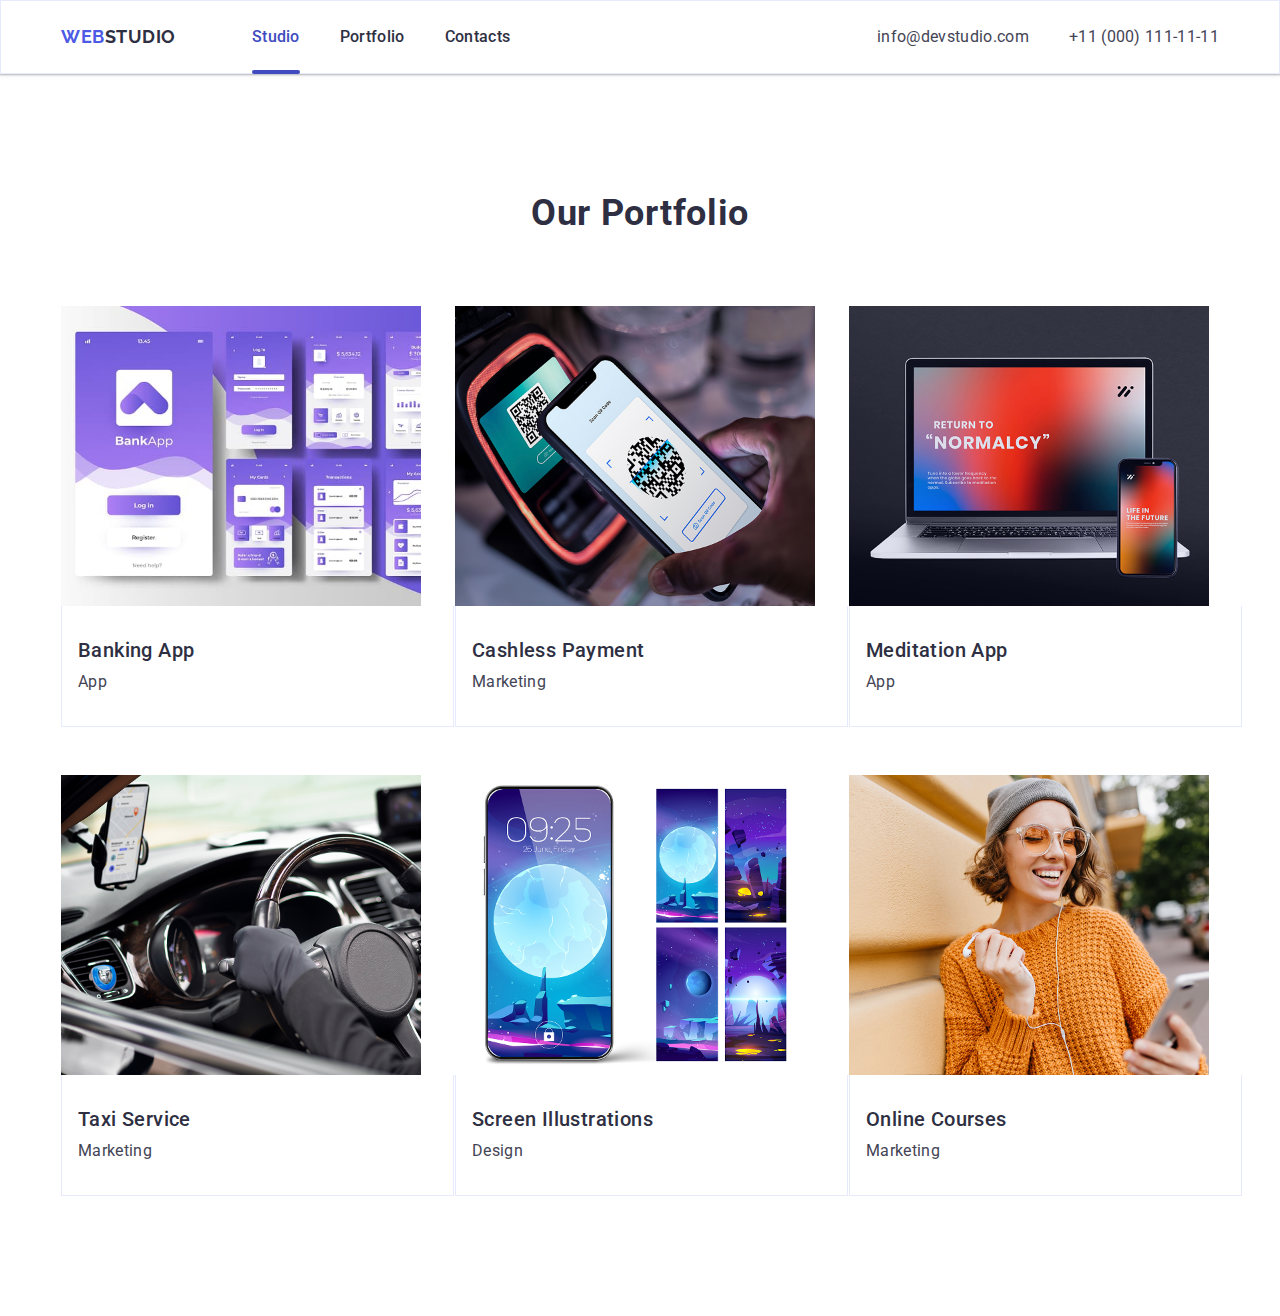
<file: index.html>
<!DOCTYPE html>
<html lang="en">
  <!-- #region HEAD-->
  <head>
    <meta charset="UTF-8" />
    <meta name="viewport" content="width=device-width, initial-scale=1.0" />
    <link rel="preconnect" href="https://fonts.googleapis.com" />
    <link rel="preconnect" href="https://fonts.gstatic.com" crossorigin />
    <link
      href="https://fonts.googleapis.com/css2?family=Raleway:wght@700&family=Roboto:ital,wdth,wght@0,84,100..900;1,84,100..900&display=swap"
      rel="stylesheet"
    />
    <link
      rel="stylesheet"
      href="https://cdnjs.cloudflare.com/ajax/libs/modern-normalize/3.0.1/modern-normalize.min.css"
      integrity="sha512-q6WgHqiHlKyOqslT/lgBgodhd03Wp4BEqKeW6nNtlOY4quzyG3VoQKFrieaCeSnuVseNKRGpGeDU3qPmabCANg=="
      crossorigin="anonymous"
      referrerpolicy="no-referrer"
    />
    <link rel="stylesheet" href="css/styles.css" />
    <title>Document</title>
  </head>
  <!-- #endregion HEAD -->
  <body>
    <!-- #region HEDER -->
    <header class="header">
      <div class="header-container container">
        <nav class="header-nav">
          <a class="header_nav_logo" href="./index.html">Web<span class="nav_logo_blue">Studio</span></a>

          <ul class="nav-bar">
            <li class="nav-links">
              <a class="nav-link nav-active" href="./index.html">Studio</a>
            </li>
            <li class="nav-links">
              <a class="nav-link" href="./portfolio.html">Portfolio</a>
            </li>
            <li class="nav-links">
              <a class="nav-link" href="./contacts.html">Contacts</a>
            </li>
          </ul>
        </nav>

        <button class="burger-btn">
          <svg class="burger-icon" width="24" height="24">
            <use href="./images/icons.svg#icon-burger"></use>
          </svg>
        </button>

        <address class="address-bar">
          <ul class="adress-bar-link">
            <li>
              <a class="address-link" href="mailto:info@devstudio.com">info@devstudio.com</a>
            </li>
            <li>
              <a class="address-link" href="tel:+110001111111">+11 (000) 111-11-11</a>
            </li>
          </ul>
        </address>
      </div>
    </header>
    <!-- #endregion HEAD -->
    <main>
      <!-- #region HERO -->
      <section class="hero-section section">
        <div class="hero-container container">
          <h1 class="hero-section-title">Effective Solutions for Your Business</h1>
          <button class="hero-section-button" type="button">Order Service</button>
        </div>
      </section>
      <!-- #endregion HERO -->

      <!-- #region BENEFITS -->
      <section class="benefits-section section">
        <div class="container">
          <h2 class="benefits-section-header visually-hidden">Section2</h2>
          <ul class="benefits-list">
            <li class="benefits-list-item">
              <div class="icons-wrapper">
                <svg class="benefits-list-icon" width="64" height="64">
                  <use href="./images/icons.svg#icon-antenna-1"></use>
                </svg>
              </div>
              <h3 class="benefits-header">Strategy</h3>
              <p class="benefits-text">
                Our goal is to identify the business problem to walk away with the perfect and creative solution.
              </p>
            </li>
            <li class="benefits-list-item">
              <div class="icons-wrapper">
                <svg class="benefits-list-icon" width="64" height="64">
                  <use href="./images/icons.svg#icon-clock-2"></use>
                </svg>
              </div>
              <h3 class="benefits-header">Punctuality</h3>
              <p class="benefits-text">
                Bring the key message to the brand's audience for the best price within the shortest possible time.
              </p>
            </li>
            <li class="benefits-list-item">
              <div class="icons-wrapper">
                <svg class="benefits-list-icon" width="64" height="64">
                  <use href="./images/icons.svg#icon-diagram-3"></use>
                </svg>
              </div>
              <h3 class="benefits-header">Diligence</h3>
              <p class="benefits-text">
                Research and confirm brands with the strongest digital growth opportunities and minimize risk.
              </p>
            </li>
            <li class="benefits-list-item">
              <div class="icons-wrapper">
                <svg class="benefits-list-icon" width="64" height="64">
                  <use href="./images/icons.svg#icon-astronaut-4"></use>
                </svg>
              </div>
              <h3 class="benefits-header">Technologies</h3>
              <p class="benefits-text">
                Design practice focused on digital experiences. We bring forth a deep passion for problem-solving.
              </p>
            </li>
          </ul>
        </div>
      </section>
      <!-- #endregion BENEFITS -->

      <!-- #region OUR TEAM -->
      <section class="our-team-section section">
        <div class="container">
          <h2 class="our-team-header">Our Team</h2>
          <ul class="our-team-wrap">
            <li class="our-team-item">
              <picture>
                <source
                  srcset="../images/our-team/mark-guero-decs.jpg 1x, ../images/our-team/mark-guero-decs@2x.jpg 2x"
                  media="(min-width: 1158px)"
                />
                <source
                  srcset="../images/our-team/tab/mark-guero-tab.jpg 1x, ../images/our-team/tab/mark-guero-tab@2x.jpg 2x"
                  media="(min-width: 768px)"
                />

                <img
                  srcset="../images/our-team/mob/mark-guero@2x.jpg 2x"
                  src="./images/our-team/mob/mark-guero-mob.jpg"
                  alt="Mark-Guero-foto"
                  width="264"
                  height="260"
                />
              </picture>

              <div class="team-item-desc">
                <h3 class="our-team-name">Mark Guerrero</h3>
                <p class="our-team-positions">Product Designer</p>

                <ul class="our-team-wrap our-team-social-items">
                  <li class="social-item">
                    <a class="social-link" href="#">
                      <svg class="social-icon" width="16" height="16">
                        <use href="./images/icons.svg#icon-instagram-1"></use>
                      </svg>
                    </a>
                  </li>
                  <li class="social-item">
                    <a class="social-link" href="#">
                      <svg class="social-icon" width="16" height="16">
                        <use href="./images/icons.svg#icon-twitter-2"></use>
                      </svg>
                    </a>
                  </li>
                  <li class="social-item">
                    <a class="social-link" href="#">
                      <svg class="social-icon" width="16" height="16">
                        <use href="./images/icons.svg#icon-facebook-3"></use>
                      </svg>
                    </a>
                  </li>
                  <li class="social-item">
                    <a class="social-link" href="#">
                      <svg class="social-icon" width="16" height="16">
                        <use href="./images/icons.svg#icon-linkedin-4"></use>
                      </svg>
                    </a>
                  </li>
                </ul>
              </div>
            </li>
            <li class="our-team-item">
              <picture>
                <source
                  srcset="../images/our-team/tom-ford-decs.jpg 1x, ../images/our-team/tom-ford-decs@2x.jpg 2x"
                  media="(min-width: 1158px)" />
                <source
                  srcset="../images/our-team/tab/tom-ford-tab.jpg 1x, ../images/our-team/tab/tom-ford-tab@2x.jpg 2x"
                  media="(min-width: 768px)" />
                <img
                  srcset="../images/our-team/mob/tom-ford-mob@2x.jpg 2x"
                  src="./images/our-team/mob/tom-ford-mob.jpg"
                  alt="tom-ford-foto"
                  width="264"
                  height="260"
              /></picture>
              <div class="team-item-desc">
                <h3 class="our-team-name">Tom Ford</h3>
                <p class="our-team-positions">Frontend Developer</p>

                <ul class="our-team-wrap our-team-social-items">
                  <li class="social-item">
                    <a class="social-link" href="#">
                      <svg class="social-icon" width="16" height="16">
                        <use href="./images/icons.svg#icon-instagram-1"></use>
                      </svg>
                    </a>
                  </li>
                  <li class="social-item">
                    <a class="social-link" href="#">
                      <svg class="social-icon" width="16" height="16">
                        <use href="./images/icons.svg#icon-twitter-2"></use>
                      </svg>
                    </a>
                  </li>
                  <li class="social-item">
                    <a class="social-link" href="#">
                      <svg class="social-icon" width="16" height="16">
                        <use href="./images/icons.svg#icon-facebook-3"></use>
                      </svg>
                    </a>
                  </li>
                  <li class="social-item">
                    <a class="social-link" href="#">
                      <svg class="social-icon" width="16" height="16">
                        <use href="./images/icons.svg#icon-linkedin-4"></use>
                      </svg>
                    </a>
                  </li>
                </ul>
              </div>
            </li>

            <li class="our-team-item">
              <picture>
                <source
                  srcset="../images/our-team/camila-garsia-decs.jpg 1x, ../images/our-team/camila-garsia-decs@2x.jpg 2x"
                  media="(min-width: 1158px)"
                />
                <source
                  srcset="
                    ../images/our-team/tab/camila-garsia-tab.jpg    1x,
                    ../images/our-team/tab/camila-garsia-tab@2x.jpg 2x
                  "
                  media="(min-width: 768px)"
                />
                <img
                  srcset="../images/our-team/mob/camila-garsia@2x.jpg 2x"
                  src="./images/our-team/mob/camila-garsia-mob.jpg"
                  alt="camila-garsia-foto"
                  width="264"
                  height="260"
                />
              </picture>

              <div class="team-item-desc">
                <h3 class="our-team-name">Camila Garcia</h3>
                <p class="our-team-positions">Marketing</p>

                <ul class="our-team-wrap our-team-social-items">
                  <li class="social-item">
                    <a class="social-link" href="#">
                      <svg class="social-icon" width="16" height="16">
                        <use href="./images/icons.svg#icon-instagram-1"></use>
                      </svg>
                    </a>
                  </li>
                  <li class="social-item">
                    <a class="social-link" href="#">
                      <svg class="social-icon" width="16" height="16">
                        <use href="./images/icons.svg#icon-twitter-2"></use>
                      </svg>
                    </a>
                  </li>
                  <li class="social-item">
                    <a class="social-link" href="#">
                      <svg class="social-icon" width="16" height="16">
                        <use href="./images/icons.svg#icon-facebook-3"></use>
                      </svg>
                    </a>
                  </li>
                  <li class="social-item">
                    <a class="social-link" href="#">
                      <svg class="social-icon" width="16" height="16">
                        <use href="./images/icons.svg#icon-linkedin-4"></use>
                      </svg>
                    </a>
                  </li>
                </ul>
              </div>
            </li>
            <li class="our-team-item">
              <picture>
                <source
                  srcset="../images/our-team/daniel-wilson-decs.jpg 1x, ../images/our-team/daniel-wilson-desc@2x.jpg 2x"
                  media="(min-width:1158px)"
                />
                <source
                  srcset="
                    ../images/our-team/tab/daniel-wilson-tab.jpg    1x,
                    ../images/our-team/tab/daniel-wilson-tab@2x.jpg 2x
                  "
                  media="(min-width: 768px)"
                />
                <img
                  srcset="../images/our-team/mob/daniel-wilson-mob@2x.jpg 2x"
                  src="./images/our-team/mob/daniel-wilson-mob.jpg"
                  alt="daniel-wilson-foto"
                  width="264"
                  height="260"
                />
              </picture>

              <div class="team-item-desc">
                <h3 class="our-team-name">Daniel Wilson</h3>
                <p class="our-team-positions">UI Designer</p>

                <ul class="our-team-wrap our-team-social-items">
                  <li class="social-item">
                    <a class="social-link" href="#">
                      <svg class="social-icon" width="16" height="16">
                        <use href="./images/icons.svg#icon-instagram-1"></use>
                      </svg>
                    </a>
                  </li>
                  <li class="social-item">
                    <a class="social-link" href="#">
                      <svg class="social-icon" width="16" height="16">
                        <use href="./images/icons.svg#icon-twitter-2"></use>
                      </svg>
                    </a>
                  </li>
                  <li class="social-item">
                    <a class="social-link" href="#">
                      <svg class="social-icon" width="16" height="16">
                        <use href="./images/icons.svg#icon-facebook-3"></use>
                      </svg>
                    </a>
                  </li>
                  <li class="social-item">
                    <a class="social-link" href="#">
                      <svg class="social-icon" width="16" height="16">
                        <use href="./images/icons.svg#icon-linkedin-4"></use>
                      </svg>
                    </a>
                  </li>
                </ul>
              </div>
            </li>
          </ul>
        </div>
      </section>
      <!-- #endregion OUR TEAM -->

      <!-- #region PORTFOLIO -->
      <section class="portfolio-section section">
        <div class="container">
          <h2 id="portfolio" class="portfolio-section-header">Our Portfolio</h2>
          <ul class="portfolio-section-wrap">
            <li class="portfolio-section-wrap-list">
              <div class="portfolio-img">
                <img src="./images/banking-app.jpg" alt="banking app" width="360" />

                <p class="portfolio-overlay">
                  14 Stylish and User-Friendly App Design Concepts · Task Manager App · Calorie Tracker App · Exotic
                  Fruit Ecommerce App · Cloud Storage App
                </p>
              </div>
              <div class="portfolio-list-border">
                <h3 class="portfolio-list-header">Banking App</h3>
                <p class="portfolio-list-text">App</p>
              </div>
            </li>
            <li class="portfolio-section-wrap-list">
              <div class="portfolio-img">
                <img src="./images/chashless.jpg" alt="Cashless Payment" width="360" />

                <p class="portfolio-overlay">
                  14 Stylish and User-Friendly App Design Concepts · Task Manager App · Calorie Tracker App · Exotic
                  Fruit Ecommerce App · Cloud Storage App
                </p>
              </div>

              <div class="portfolio-list-border">
                <h3 class="portfolio-list-header">Cashless Payment</h3>
                <p class="portfolio-list-text">Marketing</p>
              </div>
            </li>
            <li class="portfolio-section-wrap-list">
              <div class="portfolio-img">
                <img src="./images/meditation-app.jpg" alt="Meditaion App" width="360" />

                <p class="portfolio-overlay">
                  14 Stylish and User-Friendly App Design Concepts · Task Manager App · Calorie Tracker App · Exotic
                  Fruit Ecommerce App · Cloud Storage App
                </p>
              </div>

              <div class="portfolio-list-border">
                <h3 class="portfolio-list-header">Meditation App</h3>
                <p class="portfolio-list-text">App</p>
              </div>
            </li>
            <li class="portfolio-section-wrap-list">
              <div class="portfolio-img">
                <img src="./images/taxi-service.jpg" alt="Taxi Service" width="360" />

                <p class="portfolio-overlay">
                  14 Stylish and User-Friendly App Design Concepts · Task Manager App · Calorie Tracker App · Exotic
                  Fruit Ecommerce App · Cloud Storage App
                </p>
              </div>

              <div class="portfolio-list-border">
                <h3 class="portfolio-list-header">Taxi Service</h3>
                <p class="portfolio-list-text">Marketing</p>
              </div>
            </li>
            <li class="portfolio-section-wrap-list">
              <div class="portfolio-img">
                <img src="./images/screen-illustrations.jpg" alt="Screen Illustrations" width="360" />

                <p class="portfolio-overlay">
                  14 Stylish and User-Friendly App Design Concepts · Task Manager App · Calorie Tracker App · Exotic
                  Fruit Ecommerce App · Cloud Storage App
                </p>
              </div>

              <div class="portfolio-list-border">
                <h3 class="portfolio-list-header">Screen Illustrations</h3>
                <p class="portfolio-list-text">Design</p>
              </div>
            </li>
            <li class="portfolio-section-wrap-list">
              <div class="portfolio-img">
                <img src="./images/online-courses.jpg" alt="Online Courses" width="360" />

                <p class="portfolio-overlay">
                  14 Stylish and User-Friendly App Design Concepts · Task Manager App · Calorie Tracker App · Exotic
                  Fruit Ecommerce App · Cloud Storage App
                </p>
              </div>

              <div class="portfolio-list-border">
                <h3 class="portfolio-list-header">Online Courses</h3>
                <p class="portfolio-list-text">Marketing</p>
              </div>
            </li>
          </ul>
        </div>
      </section>
      <!-- #endregion PORTFOLIO -->
    </main>

    <!-- #region FOOTER -->
    <footer class="footer-section">
      <div class="footer-container container">
        <div class="footer-logo-container">
          <a class="footer-logo-link" href="./index.html">Web<span class="footer-logo-white">Studio</span></a>
          <p class="footer-section-text">
            Increase the flow of customers and sales for your business with digital marketing &#38; growth solutions.
          </p>
        </div>
        <div class="footer-social">
          <p class="footer-social-title">Social media</p>

          <ul class="footer-social-list">
            <li class="footer-social-item">
              <a href="#" class="footer-link">
                <svg class="footer-icon" width="24" height="24">
                  <use href="./images/icons.svg#icon-instagram-1"></use>
                </svg>
              </a>
            </li>
            <li class="footer-social-item">
              <a href="#" class="footer-link">
                <svg class="footer-icon" width="24" height="24">
                  <use href="./images/icons.svg#icon-twitter-2"></use>
                </svg>
              </a>
            </li>
            <li class="footer-social-item">
              <a href="#" class="footer-link">
                <svg class="footer-icon" width="24" height="24">
                  <use href="./images/icons.svg#icon-facebook-3"></use>
                </svg>
              </a>
            </li>
            <li class="footer-social-item">
              <a href="#" class="footer-link">
                <svg class="footer-icon" width="24" height="24">
                  <use href="./images/icons.svg#icon-linkedin-4"></use>
                </svg>
              </a>
            </li>
          </ul>
        </div>

        <div class="subscribe-wrapper">
          <p class="subscribe-desc">Subscribe</p>
          <form class="subscribe-form">
            <label class="subscribe-label" for="user-email">
              <input class="subscribe-input" type="email" name="user-email" placeholder="E-mail" id="user-email"
            /></label>

            <button class="subscribe-btn" type="submit">
              Subscribe
              <svg class="subscribe-btn-icon" width="24" height="24">
                <use href="./images/icons.svg#icon-letter"></use>
              </svg>
            </button>
          </form>
        </div>
      </div>
    </footer>
    <!-- #endregion FOOTER -->
    <!-- #region OVERLAY -->
    <div class="modal">
      <div class="modal-overlay">
        <button class="modal-close-btn" type="button">
          <svg class="modal-close-icon" width="8" height="8">
            <use href="./images/icons.svg#icon-close"></use>
          </svg>
        </button>
        <p class="modal-title">Leave your contacts and we will call you back</p>

        <form class="modal-form">
          <div class="modal-input-wrap">
            <label class="modal-label" for="user-name">Name</label>
            <div class="modal-input-container">
              <input class="modal-input" type="text" name="user-name" id="user-name" />
              <svg class="modal-input-icon" width="18" height="24">
                <use href="./images/icons.svg#icon-person"></use>
              </svg>
            </div>
          </div>

          <div class="modal-input-wrap">
            <label class="modal-label" for="user-phone">Phone</label>
            <div class="modal-input-container">
              <input class="modal-input" type="tel" name="user-phone" id="user-phone" />
              <svg class="modal-input-icon" width="18" height="24">
                <use href="./images/icons.svg#icon-phone"></use>
              </svg>
            </div>
          </div>

          <div class="modal-input-wrap">
            <label class="modal-label" for="user-email-1">Email</label>
            <div class="modal-input-container">
              <input class="modal-input" type="email" name="user-email" id="user-email-1" />
              <svg class="modal-input-icon" width="18" height="24">
                <use href="./images/icons.svg#icon-email"></use>
              </svg>
            </div>
          </div>

          <div class="modal-input-wrap-comment">
            <label class="modal-label" for="user-comment">Comment </label>
            <textarea class="modal-text-area" name="user-comment" placeholder="Text input" id="user-comment"></textarea>
          </div>

          <div class="chekbox-wrapper">
            <input
              class="modal-checkbox visually-hidden"
              type="checkbox"
              name="user-privacy"
              id="user-privacy"
              value="true"
            />
            <label class="modal-checkbox-label" for="user-privacy">
              <span class="custom-checkbox">
                <svg class="checkbox-icon" width="10" height="8">
                  <use href="./images/icons.svg#icon-vector"></use>
                </svg>
              </span>

              I accept the terms and conditions of the <a class="accent" href="#">Privacy Policy</a>
            </label>
          </div>
          <button class="modal-checkbox-btn" type="submit">Send</button>
        </form>
      </div>
    </div>

    <!-- #endregion OVERLAY -->
  </body>
</html>
</file>
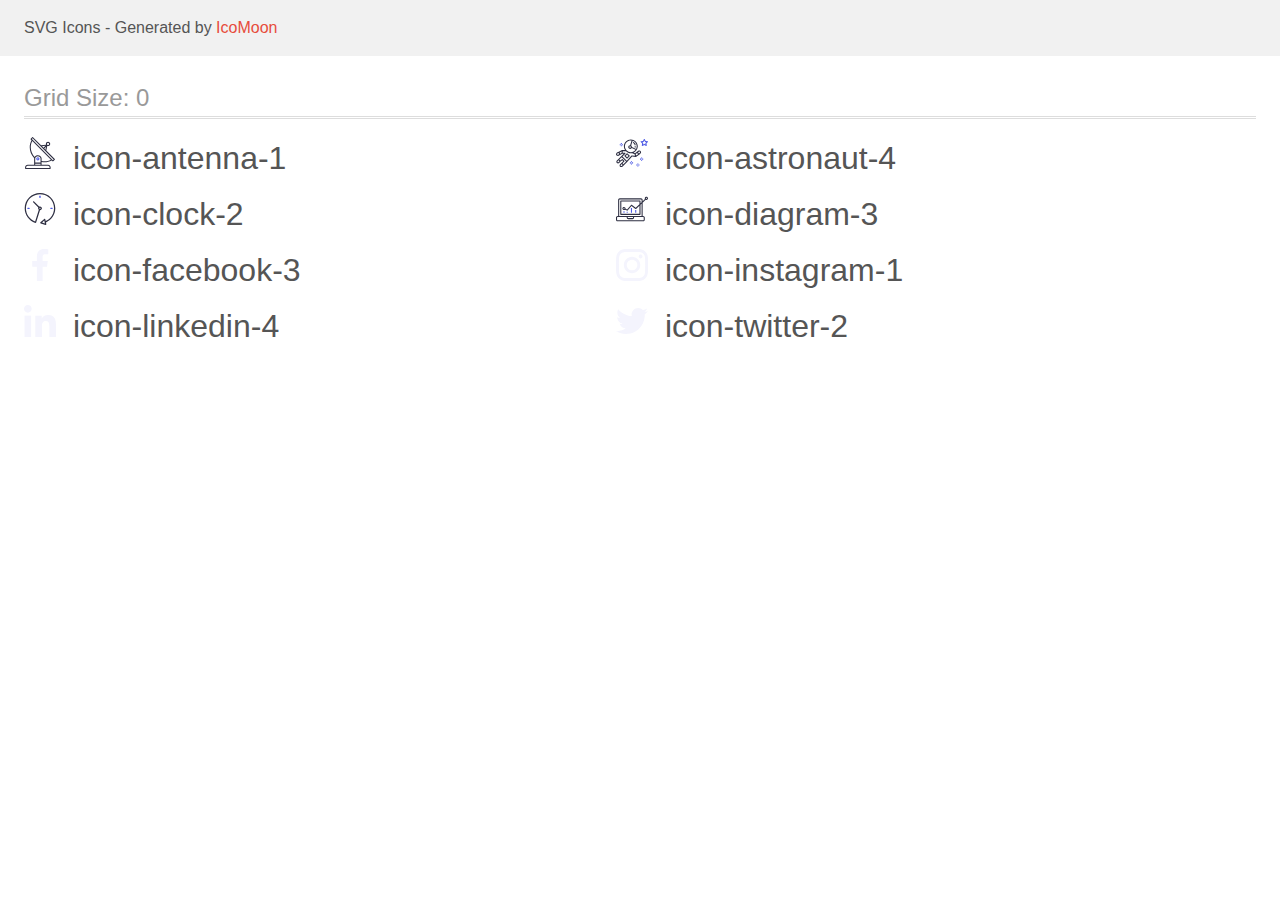
<file: images/icons/icomoon/demo.html>
<!doctype html>
<html>
<head>
    <title>IcoMoon - SVG Icons</title>
    <meta charset="utf-8">
    <meta name="viewport" content="width=device-width, initial-scale=1">
    <link rel="stylesheet" href="demo-files/demo.css">
    <link rel="stylesheet" href="style.css">
</head>
<body>
<svg aria-hidden="true" style="position: absolute; width: 0; height: 0; overflow: hidden;" version="1.1" xmlns="http://www.w3.org/2000/svg" xmlns:xlink="http://www.w3.org/1999/xlink">
<defs>
<symbol id="icon-antenna-1" viewBox="0 0 32 32">
<path fill="#2e2f42" style="fill: var(--color1, #2e2f42)" d="M30.773 22.098l-8.443-8.505 0.937-4.615c0.242 0.094 0.499 0.144 0.758 0.146h0.006c1.192 0.014 2.17-0.941 2.184-2.133s-0.941-2.17-2.133-2.184c-1.192-0.014-2.17 0.941-2.184 2.133-0.003 0.255 0.039 0.509 0.125 0.749l-4.96 0.605-8.091-8.133c-0.099-0.101-0.235-0.159-0.377-0.16-0.14 0.001-0.274 0.056-0.373 0.155l-1.513 1.504c-0.208 0.208-0.208 0.546 0 0.754l0.814 0.826c-3.153 5.798-2.129 12.978 2.519 17.663 0.043 0.041 0.092 0.074 0.146 0.098-0.034 0.18-0.051 0.364-0.052 0.547v6.187h-6.4c-1.472 0.002-2.665 1.195-2.667 2.667v1.067c0 0.295 0.239 0.533 0.533 0.533h24.533c0.295 0 0.533-0.239 0.533-0.533v-1.067c-0.002-1.472-1.195-2.665-2.667-2.667h-6.4v-2.742c1.003 0.21 2.024 0.317 3.049 0.32 2.458-0.003 4.877-0.615 7.040-1.783l0.818 0.823c0.099 0.101 0.235 0.159 0.377 0.16 0.14-0.001 0.274-0.056 0.373-0.155l1.513-1.504c0.208-0.208 0.208-0.546 0-0.754zM23.28 6.233c0.418-0.415 1.093-0.414 1.509 0.004s0.414 1.093-0.004 1.508c-0.2 0.199-0.47 0.31-0.752 0.31h-0.003c-0.589-0.003-1.064-0.483-1.061-1.072 0.002-0.282 0.115-0.552 0.314-0.751h-0.002zM22.024 9.738l-0.598 2.946-1.175-1.182 1.774-1.763zM21.419 8.836l-1.92 1.909-1.485-1.493 3.405-0.415zM24.004 28.8c0.884 0 1.6 0.716 1.6 1.6v0.533h-23.467v-0.533c0-0.884 0.716-1.6 1.6-1.6h20.267zM16.537 26.667v1.067h-5.333v-1.067h5.333zM11.204 25.6v-4.053c0-1.294 1.196-2.347 2.667-2.347s2.667 1.053 2.667 2.347v4.053h-5.333zM17.604 23.904v-2.357c0-1.882-1.675-3.413-3.733-3.413-1.331-0.020-2.576 0.657-3.281 1.786-4.058-4.274-4.971-10.645-2.279-15.887l18.602 18.708c-2.872 1.461-6.165 1.873-9.309 1.163zM28.893 23.22l-21.057-21.181 0.755-0.752 7.935 7.98c0.004 0 0.006 0.007 0.010 0.010l13.115 13.191-0.757 0.752z"></path>
<path fill="#4d5ae5" style="fill: var(--color2, #4d5ae5)" d="M13.876 20.267h-0.005c-0.884-0.001-1.601 0.714-1.602 1.598s0.714 1.601 1.598 1.602h0.005c0.884 0.001 1.601-0.714 1.602-1.598s-0.714-1.601-1.598-1.602zM14.249 22.245c-0.1 0.1-0.236 0.156-0.378 0.155-0.295-0.002-0.532-0.242-0.531-0.536 0.001-0.141 0.057-0.276 0.157-0.375s0.233-0.154 0.373-0.155c0.295 0.002 0.532 0.242 0.531 0.536-0.001 0.141-0.057 0.276-0.157 0.375h0.005z"></path>
</symbol>
<symbol id="icon-astronaut-4" viewBox="0 0 32 32">
<path fill="#4d5ae5" style="fill: var(--color2, #4d5ae5)" d="M31.974 4.524c-0.063-0.193-0.229-0.333-0.43-0.363l-1.91-0.278-0.855-1.731c-0.179-0.365-0.777-0.365-0.956 0l-0.855 1.731-1.91 0.278c-0.201 0.029-0.367 0.17-0.431 0.363-0.062 0.193-0.011 0.405 0.135 0.547l1.383 1.348-0.326 1.903c-0.034 0.2 0.048 0.402 0.212 0.522 0.166 0.121 0.382 0.135 0.562 0.040l1.709-0.899 1.709 0.899c0.078 0.041 0.164 0.061 0.249 0.061 0.11 0 0.221-0.034 0.314-0.102 0.164-0.119 0.246-0.322 0.212-0.522l-0.326-1.903 1.383-1.348c0.145-0.142 0.197-0.354 0.135-0.547zM29.511 5.851c-0.125 0.122-0.183 0.299-0.153 0.472l0.191 1.114-1-0.526c-0.078-0.041-0.163-0.061-0.249-0.061s-0.17 0.020-0.249 0.061l-1.001 0.526 0.191-1.114c0.030-0.173-0.028-0.349-0.153-0.472l-0.81-0.789 1.119-0.163c0.174-0.025 0.324-0.134 0.402-0.292l0.5-1.013 0.5 1.013c0.078 0.157 0.228 0.267 0.402 0.292l1.119 0.163-0.809 0.789z"></path>
<path fill="#4d5ae5" style="fill: var(--color2, #4d5ae5)" d="M26.133 20.522h-1.067v1.067h1.067v-1.067z"></path>
<path fill="#4d5ae5" style="fill: var(--color2, #4d5ae5)" d="M26.133 22.656h-1.067v1.067h1.067v-1.067z"></path>
<path fill="#4d5ae5" style="fill: var(--color2, #4d5ae5)" d="M27.2 21.589h-1.067v1.067h1.067v-1.067z"></path>
<path fill="#4d5ae5" style="fill: var(--color2, #4d5ae5)" d="M25.067 21.589h-1.067v1.067h1.067v-1.067z"></path>
<path fill="#4d5ae5" style="fill: var(--color2, #4d5ae5)" d="M22.4 26.389h-1.067v1.067h1.067v-1.067z"></path>
<path fill="#4d5ae5" style="fill: var(--color2, #4d5ae5)" d="M22.4 28.522h-1.067v1.067h1.067v-1.067z"></path>
<path fill="#4d5ae5" style="fill: var(--color2, #4d5ae5)" d="M23.467 27.456h-1.067v1.067h1.067v-1.067z"></path>
<path fill="#4d5ae5" style="fill: var(--color2, #4d5ae5)" d="M21.333 27.456h-1.067v1.067h1.067v-1.067z"></path>
<path fill="#4d5ae5" style="fill: var(--color2, #4d5ae5)" d="M16 24.256h-1.067v1.067h1.067v-1.067z"></path>
<path fill="#4d5ae5" style="fill: var(--color2, #4d5ae5)" d="M16 26.389h-1.067v1.067h1.067v-1.067z"></path>
<path fill="#4d5ae5" style="fill: var(--color2, #4d5ae5)" d="M17.067 25.322h-1.067v1.067h1.067v-1.067z"></path>
<path fill="#4d5ae5" style="fill: var(--color2, #4d5ae5)" d="M14.933 25.322h-1.067v1.067h1.067v-1.067z"></path>
<path fill="#4d5ae5" style="fill: var(--color2, #4d5ae5)" d="M5.867 6.122h-1.067v1.067h1.067v-1.067z"></path>
<path fill="#4d5ae5" style="fill: var(--color2, #4d5ae5)" d="M5.867 8.255h-1.067v1.067h1.067v-1.067z"></path>
<path fill="#4d5ae5" style="fill: var(--color2, #4d5ae5)" d="M6.933 7.189h-1.067v1.067h1.067v-1.067z"></path>
<path fill="#4d5ae5" style="fill: var(--color2, #4d5ae5)" d="M4.8 7.189h-1.067v1.067h1.067v-1.067z"></path>
<path fill="#2e2f42" style="fill: var(--color1, #2e2f42)" d="M24.715 14.159c-0.287-0.388-0.709-0.637-1.188-0.705-0.481-0.068-0.956 0.058-1.34 0.352l-1.252 0.96-1.898 1.417-1.358-0.541c2.421-1.086 4.114-3.508 4.114-6.32 0-3.823-3.123-6.933-6.961-6.933s-6.961 3.11-6.961 6.933c0 1.386 0.414 2.674 1.12 3.758l-2.764-0.024c-0.002 0-0.003 0-0.005 0-0.009 0-0.015 0.004-0.023 0.005-0.053 0.002-0.105 0.013-0.155 0.031-0.013 0.005-0.026 0.008-0.038 0.013-0.006 0.003-0.013 0.003-0.019 0.006l-3.233 1.596c-0.001 0-0.001 0-0.001 0.001l-1.893 0.911c-0.021 0.009-0.042 0.021-0.063 0.035-0.755 0.502-1.012 1.489-0.598 2.295 0.22 0.429 0.595 0.745 1.056 0.889 0.178 0.055 0.359 0.083 0.539 0.083 0.29 0 0.577-0.071 0.839-0.211l1.388-0.738 2.264-1.169 1.357-0.008-5.442 5.416c-0.001 0.001-0.001 0.001-0.002 0.001l-1.339 1.333c-0.316 0.315-0.49 0.732-0.49 1.178s0.174 0.863 0.49 1.179c0.325 0.323 0.752 0.485 1.179 0.485s0.854-0.162 1.18-0.485l1.314-1.309 1.741-1.3 0.901 0.897-1.762 1.754c-0 0.001-0.001 0.001-0.002 0.001l-1.339 1.333c-0.316 0.315-0.49 0.732-0.49 1.178s0.174 0.863 0.49 1.179c0.325 0.323 0.753 0.485 1.18 0.485s0.855-0.162 1.18-0.485l3.482-3.467c0.001-0.001 0.001-0.001 0.001-0.002l1.010-1-0.004-0.004c0.006-0.006 0.015-0.009 0.022-0.015l5.166-5.658 3.471 0.494c0.025 0.004 0.050 0.005 0.075 0.005 0.065 0 0.127-0.015 0.187-0.038 0.018-0.006 0.033-0.015 0.050-0.023 0.019-0.010 0.039-0.015 0.058-0.027l3.213-2.133c0.012-0.008 0.018-0.021 0.029-0.029 0.013-0.010 0.029-0.014 0.041-0.026l1.271-1.191c0.662-0.62 0.753-1.635 0.212-2.362zM2.13 17.77c-0.173 0.093-0.37 0.111-0.558 0.052-0.187-0.058-0.338-0.186-0.427-0.358-0.161-0.314-0.068-0.695 0.214-0.902l1.314-0.632 0.449 1.313-0.992 0.527zM5.628 15.942l-1.548 0.8-0.439-1.283 2.027-1.001-0.040 1.484zM20.727 9.322c0 0.918-0.219 1.785-0.599 2.559l-4.181-1.899c-0.044-0.573-0.341-1.075-0.788-1.388l1.464-4.86c2.378 0.756 4.105 2.974 4.105 5.588zM8.938 9.322c0-3.235 2.644-5.867 5.894-5.867 0.253 0 0.5 0.021 0.745 0.052l-1.432 4.754c-0.019-0.001-0.037-0.006-0.057-0.006-1.033 0-1.873 0.837-1.873 1.867s0.84 1.867 1.873 1.867c0.694 0 1.294-0.383 1.618-0.945l3.862 1.755c-1.075 1.446-2.795 2.39-4.737 2.39-3.25 0-5.894-2.632-5.894-5.867zM14.894 10.122c0 0.441-0.362 0.8-0.806 0.8s-0.806-0.359-0.806-0.8c0-0.441 0.362-0.8 0.806-0.8s0.806 0.359 0.806 0.8zM2.465 25.146c-0.236 0.234-0.619 0.234-0.854 0.001-0.114-0.114-0.176-0.263-0.176-0.423s0.062-0.309 0.176-0.421l0.962-0.958 0.851 0.848-0.959 0.955zM5.679 28.88c-0.236 0.234-0.619 0.235-0.855 0.001-0.114-0.114-0.176-0.263-0.176-0.423s0.062-0.309 0.176-0.421l0.963-0.959 0.852 0.848-0.96 0.955zM9.16 25.411c-0.001 0-0.001 0-0.002 0.001l-1.765 1.76-0.852-0.848 1.763-1.755c0 0 0 0 0-0s0.001-0.001 0.002-0.001c0.040-0.040 0.065-0.088 0.090-0.135 0.007-0.014 0.020-0.026 0.026-0.040 0.017-0.041 0.019-0.085 0.026-0.129 0.003-0.025 0.014-0.047 0.014-0.073 0-0.036-0.013-0.070-0.020-0.106-0.006-0.032-0.006-0.065-0.019-0.095-0.020-0.050-0.055-0.094-0.091-0.138-0.010-0.012-0.014-0.027-0.025-0.038 0 0 0 0-0.001 0s-0.001-0.002-0.001-0.002l-1.607-1.6c-0.017-0.017-0.039-0.024-0.058-0.038-0.028-0.022-0.055-0.042-0.087-0.058-0.030-0.015-0.061-0.024-0.093-0.033-0.034-0.010-0.067-0.017-0.103-0.020-0.033-0.002-0.063 0.001-0.095 0.005-0.036 0.004-0.069 0.009-0.104 0.020-0.034 0.011-0.063 0.027-0.094 0.045-0.020 0.011-0.042 0.015-0.061 0.029l-1.773 1.324-0.901-0.897 2.399-2.386 4.361 4.289-0.928 0.919zM15.979 18.394c-0.015-0.002-0.030 0.004-0.045 0.003-0.039-0.002-0.076 0.001-0.115 0.007-0.030 0.005-0.059 0.011-0.088 0.021-0.034 0.012-0.065 0.028-0.097 0.047-0.030 0.018-0.057 0.037-0.083 0.061-0.013 0.011-0.028 0.017-0.040 0.029l-4.698 5.146-4.328-4.257 2.833-2.818c0.209-0.208 0.21-0.546 0.002-0.755-0.105-0.105-0.243-0.157-0.381-0.156v-0.001l-2.219 0.013 0.028-1.607 3.104 0.027c1.265 1.294 3.029 2.101 4.981 2.101 0.437 0 0.864-0.045 1.279-0.123 0.040 0.032 0.079 0.065 0.13 0.085l2.41 0.96 0.152 0.758 0.178 0.885-3.003-0.427zM20.020 18.572l-0.313-1.558 1.446-1.080 0.947 1.257-2.080 1.381zM23.774 15.741l-0.838 0.785-0.931-1.236 0.831-0.637c0.155-0.119 0.351-0.168 0.543-0.143 0.193 0.027 0.364 0.128 0.48 0.284 0.217 0.292 0.18 0.699-0.085 0.947z"></path>
<path fill="#2e2f42" style="fill: var(--color1, #2e2f42)" d="M13.602 18.544l-2.143-2.133c-0.207-0.207-0.545-0.207-0.753 0l-2.142 2.133c-0.1 0.101-0.157 0.236-0.157 0.378s0.056 0.278 0.157 0.378l2.142 2.133c0.104 0.103 0.241 0.155 0.377 0.155s0.273-0.052 0.376-0.155l2.143-2.133c0.1-0.1 0.157-0.236 0.157-0.378s-0.057-0.278-0.157-0.378zM11.083 20.303l-1.387-1.381 1.387-1.381 1.387 1.381-1.387 1.381z"></path>
<path fill="#2e2f42" style="fill: var(--color1, #2e2f42)" d="M17.164 5.071l-0.258 1.036c0.071 0.018 1.738 0.452 1.738 2.149h1.067c-0-2.017-1.666-2.965-2.547-3.185z"></path>
<path fill="#2e2f42" style="fill: var(--color1, #2e2f42)" d="M19.711 9.322h-1.067v1.067h1.067v-1.067z"></path>
</symbol>
<symbol id="icon-clock-2" viewBox="0 0 32 32">
<path fill="#2e2f42" style="fill: var(--color1, #2e2f42)" d="M31.297 15.301c-0.002-8.452-6.855-15.303-15.308-15.301s-15.303 6.855-15.301 15.308c0.001 6.658 4.307 12.551 10.649 14.576 0.061 0.019 0.124 0.029 0.187 0.029 0.121-0 0.239-0.032 0.342-0.094 0.135-0.080 0.236-0.207 0.283-0.356l3.865-12.25c1.057-0.005 1.909-0.866 1.903-1.923s-0.866-1.909-1.923-1.903c-0.284 0.001-0.565 0.067-0.82 0.191l-5.106-5.107c-0.253-0.245-0.657-0.238-0.902 0.016-0.239 0.247-0.239 0.639 0 0.886l5.103 5.109c-0.392 0.799-0.168 1.764 0.536 2.309l-3.683 11.673c-7.278-2.681-11.004-10.754-8.323-18.032s10.754-11.004 18.032-8.323c7.278 2.681 11.004 10.754 8.323 18.032-1.31 3.556-4.001 6.431-7.462 7.973l-0.398-1.874c-0.073-0.345-0.411-0.565-0.756-0.492-0.109 0.023-0.209 0.074-0.293 0.148l-3.837 3.426c-0.263 0.234-0.287 0.637-0.052 0.9 0.076 0.085 0.174 0.149 0.283 0.184l4.899 1.564c0.335 0.108 0.694-0.077 0.802-0.412 0.034-0.106 0.040-0.219 0.017-0.328l-0.391-1.839c5.664-2.388 9.342-7.942 9.329-14.089zM15.992 14.664c0.352 0 0.638 0.286 0.638 0.638s-0.286 0.638-0.638 0.638c-0.352 0-0.638-0.285-0.638-0.638s0.285-0.638 0.638-0.638zM18.093 29.528l2.184-1.948 0.603 2.84-2.787-0.892z"></path>
<path fill="#4d5ae5" style="fill: var(--color2, #4d5ae5)" d="M15.354 3.185v1.275c0 0.352 0.285 0.638 0.638 0.638s0.638-0.285 0.638-0.638v-1.275c0-0.352-0.286-0.638-0.638-0.638s-0.638 0.286-0.638 0.638z"></path>
<path fill="#4d5ae5" style="fill: var(--color2, #4d5ae5)" d="M3.876 14.664c-0.352 0-0.638 0.286-0.638 0.638s0.285 0.638 0.638 0.638h1.275c0.352 0 0.638-0.285 0.638-0.638s-0.285-0.638-0.638-0.638h-1.275z"></path>
<path fill="#4d5ae5" style="fill: var(--color2, #4d5ae5)" d="M28.108 15.939c0.352 0 0.638-0.285 0.638-0.638s-0.285-0.638-0.638-0.638h-1.275c-0.352 0-0.638 0.286-0.638 0.638s0.286 0.638 0.638 0.638h1.275z"></path>
</symbol>
<symbol id="icon-diagram-3" viewBox="0 0 32 32">
<path fill="#4d5ae5" style="fill: var(--color2, #4d5ae5)" d="M14.925 14.965h1.066v4.798h-1.066v-4.797z"></path>
<path fill="#4d5ae5" style="fill: var(--color2, #4d5ae5)" d="M19.19 17.097h1.066v2.665h-1.066v-2.665z"></path>
<path fill="#4d5ae5" style="fill: var(--color2, #4d5ae5)" d="M10.661 18.696h1.066v1.066h-1.066v-1.066z"></path>
<path fill="#4d5ae5" style="fill: var(--color2, #4d5ae5)" d="M7.463 18.163h1.066v1.599h-1.066v-1.599z"></path>
<path fill="#2e2f42" style="fill: var(--color1, #2e2f42)" d="M1.599 28.291h25.587c0.883 0 1.599-0.716 1.599-1.599v-2.132c0-0.883-0.716-1.599-1.599-1.599h-0.533v-13.293l3.028-2.868c0.703 0.346 1.553 0.136 2.013-0.499s0.396-1.508-0.152-2.068-1.42-0.644-2.065-0.198c-0.644 0.446-0.873 1.292-0.542 2.002l-2.281 2.163v-1.23c0-0.883-0.716-1.599-1.599-1.599h-21.322c-0.883 0-1.599 0.716-1.599 1.599v15.992h-0.533c-0.883 0-1.599 0.716-1.599 1.599v2.132c0 0.883 0.716 1.599 1.599 1.599zM30.384 4.837c0.294 0 0.533 0.239 0.533 0.533s-0.239 0.533-0.533 0.533c-0.294 0-0.533-0.239-0.533-0.533s0.239-0.533 0.533-0.533zM3.198 6.969c0-0.294 0.239-0.533 0.533-0.533h21.322c0.294 0 0.533 0.239 0.533 0.533v2.239l-1.066 1.013v-2.186c0-0.294-0.239-0.533-0.533-0.533h-19.19c-0.294 0-0.533 0.239-0.533 0.533v13.326c0 0.294 0.239 0.533 0.533 0.533h19.19c0.294 0 0.533-0.239 0.533-0.533v-9.674l1.066-1.010v12.284h-22.388v-15.992zM7.996 13.899c-0.721-0.002-1.354 0.478-1.546 1.174s0.105 1.433 0.725 1.801c0.62 0.368 1.41 0.276 1.928-0.226l1.853 0.93c0.215 0.108 0.476 0.057 0.636-0.123l3.939-4.431 3.872 2.901c0.208 0.156 0.498 0.139 0.686-0.039l3.365-3.188v8.131h-18.124v-12.26h18.124v2.66l-3.771 3.572-3.904-2.927c-0.222-0.166-0.534-0.135-0.718 0.072l-3.993 4.493-1.493-0.746c0.011-0.064 0.018-0.129 0.020-0.193 0-0.883-0.716-1.599-1.599-1.599zM8.529 15.498c0 0.294-0.239 0.533-0.533 0.533s-0.533-0.239-0.533-0.533c0-0.294 0.239-0.533 0.533-0.533s0.533 0.239 0.533 0.533zM11.727 24.027h5.331v0.533c0 0.294-0.239 0.533-0.533 0.533h-4.264c-0.294 0-0.533-0.239-0.533-0.533v-0.533zM1.066 24.56c0-0.294 0.239-0.533 0.533-0.533h9.062v0.533c0 0.883 0.716 1.599 1.599 1.599h4.264c0.883 0 1.599-0.716 1.599-1.599v-0.533h9.062c0.294 0 0.533 0.239 0.533 0.533v2.132c0 0.294-0.239 0.533-0.533 0.533h-25.587c-0.294 0-0.533-0.239-0.533-0.533v-2.132z"></path>
</symbol>
<symbol id="icon-facebook-3" viewBox="0 0 32 32">
<path fill="#f4f4fd" style="fill: var(--color3, #f4f4fd)" d="M21.329 5.313h2.921v-5.088c-0.504-0.069-2.237-0.225-4.256-0.225-4.212 0-7.097 2.649-7.097 7.519v4.481h-4.648v5.688h4.648v14.312h5.699v-14.311h4.46l0.708-5.688h-5.169v-3.919c0.001-1.644 0.444-2.769 2.735-2.769z"></path>
</symbol>
<symbol id="icon-instagram-1" viewBox="0 0 32 32">
<path fill="#f4f4fd" style="fill: var(--color3, #f4f4fd)" d="M31.969 9.408c-0.075-1.7-0.35-2.869-0.744-3.882-0.406-1.075-1.031-2.038-1.85-2.838-0.8-0.813-1.769-1.444-2.832-1.844-1.019-0.394-2.182-0.669-3.882-0.744-1.713-0.081-2.257-0.1-6.601-0.1s-4.888 0.019-6.595 0.094c-1.7 0.075-2.869 0.35-3.882 0.744-1.075 0.406-2.038 1.031-2.838 1.85-0.813 0.8-1.444 1.769-1.844 2.832-0.394 1.019-0.669 2.182-0.744 3.882-0.081 1.713-0.1 2.257-0.1 6.601s0.019 4.888 0.094 6.595c0.075 1.7 0.35 2.869 0.744 3.882 0.406 1.075 1.038 2.038 1.85 2.838 0.8 0.813 1.769 1.444 2.832 1.844 1.019 0.394 2.182 0.669 3.882 0.744 1.706 0.075 2.25 0.094 6.595 0.094s4.888-0.019 6.595-0.094c1.7-0.075 2.869-0.35 3.882-0.744 2.151-0.831 3.851-2.532 4.682-4.682 0.394-1.019 0.669-2.182 0.744-3.882 0.075-1.707 0.094-2.25 0.094-6.595s-0.006-4.888-0.081-6.595zM29.087 22.473c-0.069 1.563-0.331 2.407-0.55 2.969-0.538 1.394-1.644 2.5-3.038 3.038-0.563 0.219-1.413 0.481-2.969 0.55-1.688 0.075-2.194 0.094-6.464 0.094s-4.782-0.019-6.464-0.094c-1.563-0.069-2.407-0.331-2.969-0.55-0.694-0.256-1.325-0.663-1.838-1.194-0.531-0.519-0.938-1.144-1.194-1.838-0.219-0.563-0.481-1.413-0.55-2.969-0.075-1.688-0.094-2.194-0.094-6.464s0.019-4.782 0.094-6.464c0.069-1.563 0.331-2.407 0.55-2.969 0.256-0.694 0.663-1.325 1.2-1.838 0.519-0.531 1.144-0.938 1.838-1.194 0.563-0.219 1.413-0.481 2.969-0.55 1.688-0.075 2.194-0.094 6.464-0.094 4.276 0 4.782 0.019 6.464 0.094 1.563 0.069 2.407 0.331 2.969 0.55 0.694 0.256 1.325 0.662 1.838 1.194 0.531 0.519 0.938 1.144 1.194 1.838 0.219 0.563 0.481 1.413 0.55 2.969 0.075 1.688 0.094 2.194 0.094 6.464s-0.019 4.77-0.094 6.458z"></path>
<path fill="#f4f4fd" style="fill: var(--color3, #f4f4fd)" d="M16.059 7.783c-4.538 0-8.22 3.682-8.22 8.22s3.682 8.22 8.22 8.22c4.538 0 8.22-3.682 8.22-8.22s-3.682-8.22-8.22-8.22zM16.059 21.335c-2.944 0-5.332-2.388-5.332-5.332s2.388-5.332 5.332-5.332c2.944 0 5.332 2.388 5.332 5.332s-2.388 5.332-5.332 5.332z"></path>
<path fill="#f4f4fd" style="fill: var(--color3, #f4f4fd)" d="M26.524 7.458c0 1.060-0.859 1.919-1.919 1.919s-1.919-0.859-1.919-1.919c0-1.060 0.859-1.919 1.919-1.919s1.919 0.859 1.919 1.919z"></path>
</symbol>
<symbol id="icon-linkedin-4" viewBox="0 0 32 32">
<path fill="#f4f4fd" style="fill: var(--color3, #f4f4fd)" d="M31.992 32v-0.001h0.008v-11.736c0-5.741-1.236-10.164-7.948-10.164-3.227 0-5.392 1.771-6.276 3.449h-0.093v-2.913h-6.364v21.364h6.627v-10.579c0-2.785 0.528-5.479 3.977-5.479 3.399 0 3.449 3.179 3.449 5.657v10.401h6.62z"></path>
<path fill="#f4f4fd" style="fill: var(--color3, #f4f4fd)" d="M0.528 10.636h6.635v21.364h-6.635v-21.364z"></path>
<path fill="#f4f4fd" style="fill: var(--color3, #f4f4fd)" d="M3.843-0c-2.121 0-3.843 1.721-3.843 3.843s1.721 3.879 3.843 3.879c2.121 0 3.843-1.757 3.843-3.879-0.001-2.121-1.723-3.843-3.843-3.843v0z"></path>
</symbol>
<symbol id="icon-twitter-2" viewBox="0 0 32 32">
<path fill="#f4f4fd" style="fill: var(--color3, #f4f4fd)" d="M32 6.078c-1.19 0.522-2.458 0.868-3.78 1.036 1.36-0.812 2.398-2.088 2.886-3.626-1.268 0.756-2.668 1.29-4.16 1.588-1.204-1.282-2.92-2.076-4.792-2.076-3.632 0-6.556 2.948-6.556 6.562 0 0.52 0.044 1.020 0.152 1.496-5.454-0.266-10.28-2.88-13.522-6.862-0.566 0.982-0.898 2.106-0.898 3.316 0 2.272 1.17 4.286 2.914 5.452-1.054-0.020-2.088-0.326-2.964-0.808 0 0.020 0 0.046 0 0.072 0 3.188 2.274 5.836 5.256 6.446-0.534 0.146-1.116 0.216-1.72 0.216-0.42 0-0.844-0.024-1.242-0.112 0.85 2.598 3.262 4.508 6.13 4.57-2.232 1.746-5.066 2.798-8.134 2.798-0.538 0-1.054-0.024-1.57-0.090 2.906 1.874 6.35 2.944 10.064 2.944 12.072 0 18.672-10 18.672-18.668 0-0.29-0.010-0.57-0.024-0.848 1.302-0.924 2.396-2.078 3.288-3.406z"></path>
</symbol>
</defs>
</svg>

<header class="bgc1 clearfix">
<div class="mhl">
    <p>SVG Icons - Generated by <a href="https://icomoon.io/app">IcoMoon</a></p>
</div>
</header>
    <div class="clearfix mhl ptl">
        <h1 class="mvm mtn fgc1">Grid Size: 0</h1>
        <div class="glyph fs1">
            <div class="clearfix pbs">
                <svg class="icon icon-antenna-1"><use xlink:href="#icon-antenna-1"></use></svg><span class="name"> icon-antenna-1</span>
            </div>
        </div>
        <div class="glyph fs1">
            <div class="clearfix pbs">
                <svg class="icon icon-astronaut-4"><use xlink:href="#icon-astronaut-4"></use></svg><span class="name"> icon-astronaut-4</span>
            </div>
        </div>
        <div class="glyph fs1">
            <div class="clearfix pbs">
                <svg class="icon icon-clock-2"><use xlink:href="#icon-clock-2"></use></svg><span class="name"> icon-clock-2</span>
            </div>
        </div>
        <div class="glyph fs1">
            <div class="clearfix pbs">
                <svg class="icon icon-diagram-3"><use xlink:href="#icon-diagram-3"></use></svg><span class="name"> icon-diagram-3</span>
            </div>
        </div>
        <div class="glyph fs1">
            <div class="clearfix pbs">
                <svg class="icon icon-facebook-3"><use xlink:href="#icon-facebook-3"></use></svg><span class="name"> icon-facebook-3</span>
            </div>
        </div>
        <div class="glyph fs1">
            <div class="clearfix pbs">
                <svg class="icon icon-instagram-1"><use xlink:href="#icon-instagram-1"></use></svg><span class="name"> icon-instagram-1</span>
            </div>
        </div>
        <div class="glyph fs1">
            <div class="clearfix pbs">
                <svg class="icon icon-linkedin-4"><use xlink:href="#icon-linkedin-4"></use></svg><span class="name"> icon-linkedin-4</span>
            </div>
        </div>
        <div class="glyph fs1">
            <div class="clearfix pbs">
                <svg class="icon icon-twitter-2"><use xlink:href="#icon-twitter-2"></use></svg><span class="name"> icon-twitter-2</span>
            </div>
        </div>
  </div>
<script defer src="svgxuse.js"></script>
</body>
</html>
</file>
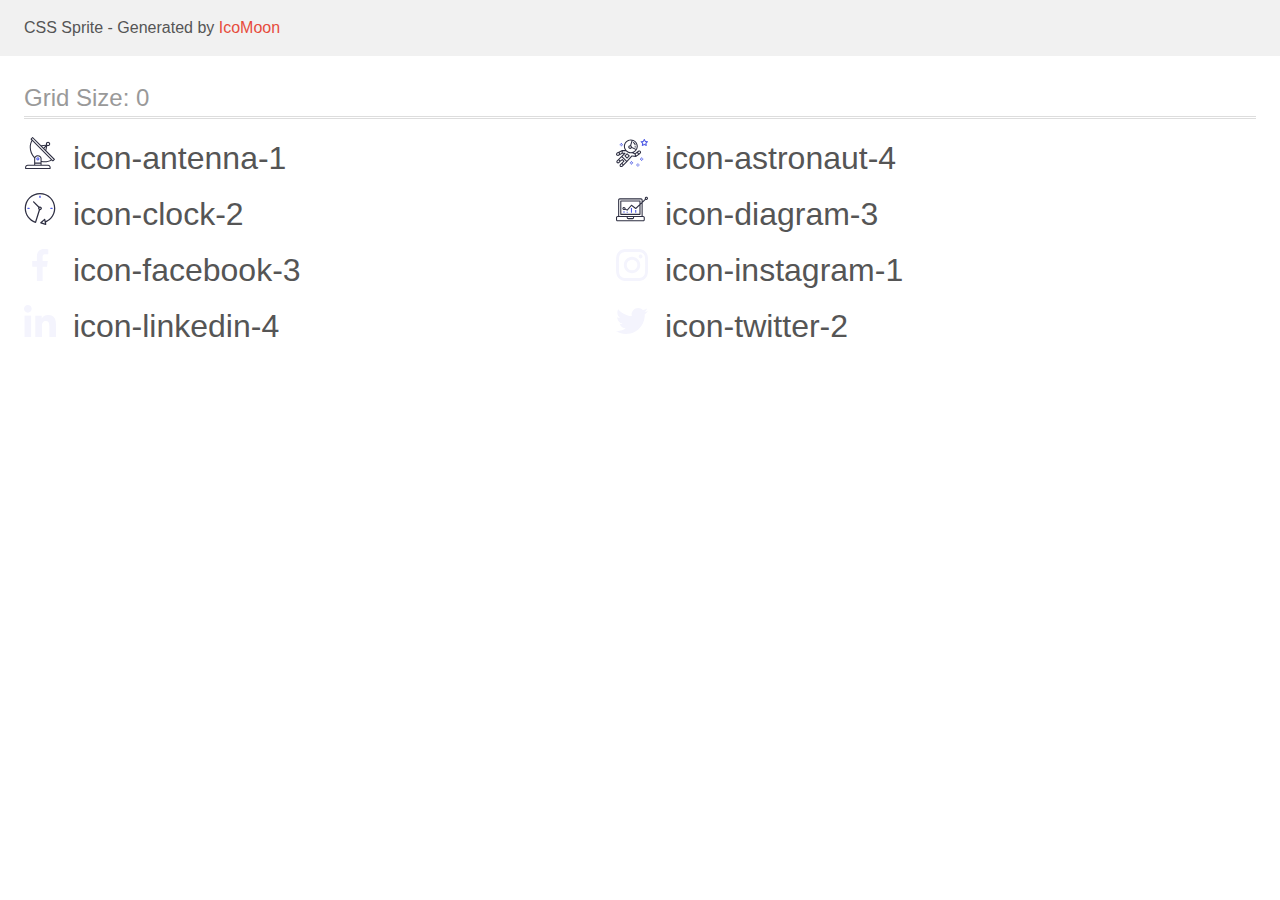
<file: images/icons/icomoon/sprite/sprite.html>
<!doctype html>
<html>
<head>
    <title>CSS Sprite</title>
    <meta charset="utf-8">
    <meta name="viewport" content="width=device-width, initial-scale=1">
    <link href="sprite.css" rel="stylesheet">
</head>
<style>
    body {
        font-family: sans-serif;
        color: #555;
        margin: 0;
        line-height: 1.5;
    }
    a, a:visited {
        color: #e74c3c;
        text-decoration: none;
    }
    a:hover {
        box-shadow: 0 1px;
    }
    header {
        background: #F1F1F1;
    }
    p {
        margin: 1em 0;
    }
    h1 {
        font-size: 1.5em;
        font-weight: normal;
        margin: 1em 0 .75em;
        color: #999;
        box-shadow: 0 1px #ddd, 0 2px #fff, 0 3px #ddd;
    }
    .mhl {
        margin-left: 1.5em;
        margin-right: 1.5em;
    }
    .cell {
        float: left;
        margin-right: 1.5em;
        margin-bottom: .25em;
        width: 17em;
        overflow: hidden;
    }
    .cell span {
        margin-right: .25em;
    }
    .clearfix:before, .clearfix:after {
        content: " ";
        display: table;
    }
    .clearfix:after {
        clear: both;
    }
    .fs1 {
        font-size: 32px;
    }

</style>
<body>

<header class="clearfix">
    <p class="mhl">CSS Sprite - Generated by <a href="https://icomoon.io/app">IcoMoon</a></p>
</header>
    <div class="clearfix mhl">
        <h1>Grid Size: 0</h1>
        <div class="cell fs1">
            <span class="icon icon-antenna-1"></span>
            icon-antenna-1
        </div>
        <div class="cell fs1">
            <span class="icon icon-astronaut-4"></span>
            icon-astronaut-4
        </div>
        <div class="cell fs1">
            <span class="icon icon-clock-2"></span>
            icon-clock-2
        </div>
        <div class="cell fs1">
            <span class="icon icon-diagram-3"></span>
            icon-diagram-3
        </div>
        <div class="cell fs1">
            <span class="icon icon-facebook-3"></span>
            icon-facebook-3
        </div>
        <div class="cell fs1">
            <span class="icon icon-instagram-1"></span>
            icon-instagram-1
        </div>
        <div class="cell fs1">
            <span class="icon icon-linkedin-4"></span>
            icon-linkedin-4
        </div>
        <div class="cell fs1">
            <span class="icon icon-twitter-2"></span>
            icon-twitter-2
        </div>
  </div>

</body>
</html>
</file>
<file: css/styles.css>
/* #region ROOT */
:root {
  --ocean: #404bbf;
  --navy-blue: #2e2f42;
  --slate: #434455;
  --iris: #4d5ae5;
  --cloud: #f4f4fd;
}
/* Done */
.hero-section,
.benefits-section,
.our-team-section {
  display: none;
}
/* end DONE */

.footer-section {
  display: none;
}
/* #endregion ROOT */
/* #region TOTAL */
h1,
h2,
h3,
h4,
h5,
h6,
p {
  margin-top: 0;
  margin-bottom: 0;
}
ul,
ol {
  margin-left: 0;
  margin-top: 0;
  margin-bottom: 0;
  padding-left: 0;
  list-style-type: none;
}
img {
  display: block;
}
button {
  cursor: pointer;
}
a {
  text-decoration: none;
  color: inherit;
}
body {
  font-family: 'Roboto', sans-serif;
  font-weight: 400;
  color: #434455;
  background-color: #ffffff;
  margin: 0;
  padding: 0;
}

.container {
  padding: 0 16px;
  max-width: 320px;
  margin: 0 auto;
}

@media screen and (min-width: 768px) {
  .container {
    max-width: 736px;
    box-sizing: content-box;
  }
}
@media screen and (min-width: 1158px) {
  .container {
    max-width: 1158px;
    padding-left: 15px;
    padding-right: 15px;
  }
}
.section {
  padding-top: 96px;
  padding-bottom: 96px;
}

@media screen and (min-width: 1158px) {
  .section {
    padding-top: 120px;
    padding-bottom: 120px;
  }
}

.visually-hidden {
  position: absolute;
  width: 1px;
  height: 1px;
  margin: -1px;
  border: 0;
  padding: 0;
  white-space: nowrap;
  clip-path: inset(100%);
  clip: rect(0 0 0 0);
  overflow: hidden;
}
/* #endregion TOTAL */

/* #region HEADER */

.header {
  border: 1px solid #e7e9fc;
  box-shadow: 0 1px 6px 0 rgba(46, 47, 66, 0.08), 0 1px 1px 0 rgba(46, 47, 66, 0.16), 0 2px 1px 0 rgba(46, 47, 66, 0.08);
}
@media screen and (min-width: 768px) {
  .header {
    border-bottom: 1px solid #e7e9fc;
    box-shadow: 0px 2px 1px rgba(46, 47, 66, 0.08), 0px 1px 1px rgba(46, 47, 66, 0.16),
      0px 1px 6px rgba(46, 47, 66, 0.08);
  }
}

.header-container {
  padding-top: 16px;
  padding-bottom: 16px;
  display: flex;
  justify-content: space-between;
  align-items: center;

  /* gap: 76px; */
}
@media screen and (min-width: 768px) {
  .header-container {
    padding-top: 0;
    padding-bottom: 0;
  }
}
.header-nav {
  display: flex;
  align-items: center;
}
.header_nav_logo {
  font-family: 'Raleway', sans-serif;
  font-size: 18px;
  font-weight: 700;
  line-height: 1.17;
  text-decoration: none;
  color: #4d5ae5;
  text-transform: uppercase;
  letter-spacing: 0.03em;
}

@media screen and (min-width: 768px) {
  .header_nav_logo {
    margin-right: 120px;
  }
}
@media screen and (min-width: 1158px) {
  .header_nav_logo {
    margin-right: 76px;
  }
}

.nav-bar {
  display: none;
}

@media screen and (min-width: 768px) {
  .nav-bar {
    display: flex;
    gap: 40px;
  }
}

.nav_logo_blue {
  color: #2e2f42;
}
/* .nav-link {
  position: relative;
} */
.nav-link {
  position: relative;
  display: block;
  padding-bottom: 24px;
  padding-top: 24px;
  letter-spacing: 0.02em;
  font-size: 16px;
  font-weight: 500;
  line-height: 1.5;
  text-decoration: none;
  color: #2e2f42;
  transition: color 250ms cubic-bezier(0.4, 0, 0.2, 1);
}

.nav-active {
  color: #404bbf;
}
.nav-active::after {
  content: '';
  position: absolute;
  display: block;
  margin: 0 auto;
  left: 0;
  bottom: -1px;
  width: 100%;
  height: 4px;
  background-color: #404bbf;
  border-radius: 2px;
}

.nav-link:hover,
.nav-link:focus {
  color: #404bbf;
}

.nav-link:active {
  color: #404bbf;
  text-decoration: underline;
}
.nav-link:hover::after {
  content: '';
  position: absolute;
  display: block;
  margin: 0 auto;
  left: 0;
  bottom: -1px;
  width: 100%;
  height: 4px;
  background-color: #404bbf;
  border-radius: 2px;
}
.burger-btn {
  border: none;
  background-color: transparent;
  padding: 0;
  stroke: #2f2f37;
  line-height: 0;
}
@media screen and (min-width: 768px) {
  .burger-btn {
    display: none;
  }
}

.address-bar {
  display: none;
}

address {
  font-style: normal;
}
@media screen and (min-width: 768px) {
  .address-bar {
    display: contents;
  }
}

.adress-bar-link {
  display: flex;
  flex-direction: column;
  align-items: center;
  gap: 12px;
  transition: color 250ms cubic-bezier(0.4, 0, 0.2, 1);
}

@media screen and (min-width: 1158px) {
  .adress-bar-link {
    flex-direction: row;
    gap: 40px;
  }
}

.address-link {
  display: block;

  font-size: 12px;

  line-height: 1.17;
  color: #434455;
  text-decoration: none;
  letter-spacing: 0.04em;
  gap: 40px;
  transition: color 250ms cubic-bezier(0.4, 0, 0.2, 1);
}
@media screen and (min-width: 1158px) {
  .address-link {
    padding-top: 24px;
    padding-bottom: 24px;
    font-size: 16px;
    line-height: 24px;
    letter-spacing: 0.02em;
  }
}

.address-link:hover,
.address-link:focus {
  color: #404bbf;
}
/* #endregion HEADER */

/* #region HERO */
.hero-section {
  background-color: #2e2f42;
  background-image: linear-gradient(rgba(46, 47, 66, 0.7), rgba(46, 47, 66, 0.7)), url(../images/hero/Dark-bg-mob.jpg);
  background-repeat: no-repeat;

  background-size: cover;
  max-width: 320px;
  margin: 0 auto;
  text-align: center;
  padding: 72px 0;
}

@media screen and (min-resolution: 192dpi) {
  .hero-section {
    background-image: linear-gradient(rgba(46, 47, 66, 0.7), rgba(46, 47, 66, 0.7)),
      url(../images/hero/Dark-bg-mob@2x.jpg);
  }
}

@media screen and (min-width: 768px) {
  .hero-section {
    max-width: 768px;
    padding: 112px 0;
    background-image: linear-gradient(rgba(46, 47, 66, 0.7), rgba(46, 47, 66, 0.7)), url(../images/hero/Dark-bg-tab.jpg);
  }

  @media screen and (min-resolution: 192dpi) {
    .hero-section {
      background-image: linear-gradient(rgba(46, 47, 66, 0.7), rgba(46, 47, 66, 0.7)),
        url(../images/hero/Dark-bg-tab@2x.jpg);
    }
  }
}

@media screen and (min-width: 1158px) {
  .hero-section {
    background-position: center;
    width: 100%;
    max-width: 1440px;
    padding: 188px 0;
    background-image: linear-gradient(rgba(46, 47, 66, 0.7), rgba(46, 47, 66, 0.7)), url(../images/hero-bg.jpg);
  }

  @media screen and (min-resolution: 192dpi) {
    .hero-section {
      background-image: linear-gradient(rgba(46, 47, 66, 0.7), rgba(46, 47, 66, 0.7)),
        url(../images/hero/dark-bg-deck@2.jpg);
    }
  }
}
.hero-section-title {
  max-width: 216px;
  margin-right: auto;
  margin-left: auto;
  color: #ffffff;
  font-weight: 700;
  font-size: 36px;
  line-height: 1.11;
  letter-spacing: 0.02em;
}

@media screen and (min-width: 768px) {
  .hero-section-title {
    max-width: 496px;
    font-size: 56px;
  }
}

@media screen and (min-width: 1158px) {
  .hero-section-title {
    line-height: 1.07;
  }
}

.hero-section-button {
  display: block;
  margin-right: auto;
  margin-left: auto;
  font-family: 'Roboto', sans-serif;
  font-weight: 500;
  color: #ffffff;
  background-color: #4d5ae5;
  padding: 16px 32px;
  margin-top: 72px;
  font-size: 16px;
  line-height: 1.5;
  letter-spacing: 0.04em;
  border-radius: 4px;
  min-width: 169px;
  height: 56px;
  border: none;
  box-shadow: 0 4px 4px 0 rgba(0, 0, 0, 0.15);
  transition: background-color 250ms cubic-bezier(0.4, 0, 0.2, 1);
}
@media screen and (min-width: 768px) {
  .hero-section-button {
    margin-top: 36px;
  }
}
@media screen and (min-width: 1158px) {
  .hero-section-button {
    margin-top: 48px;
  }
}

.hero-section-button:hover,
.hero-section-button:focus {
  background-color: #404bbf;
}
/* #endregion HERO */

/* #region BENEFITS */
.benefits-section {
  /* background-color: #ffffff; */
}
.benefits-list {
  display: flex;
  flex-direction: column;
  gap: 72px;
}

@media screen and (min-width: 768px) {
  .benefits-list {
    flex-direction: row;
    flex-wrap: wrap;
  }
}
@media screen and (min-width: 1158px) {
  .benefits-list {
    gap: 24px;
  }
}

.benefits-list-item {
  width: 100%;
}

@media screen and (min-width: 768px) {
  .benefits-list-item {
    width: calc((100% - 72px) / 2);
  }
}
@media screen and (min-width: 1158px) {
  .benefits-list-item {
    width: calc((100% - 24px * 3) / 4);
  }
}
.benefits-header {
  color: #2e2f42;
  font-weight: 700;
  font-size: 36px;
  letter-spacing: 0.02em;
  line-height: 1.11;
  margin-bottom: 8px;
}

@media screen and (min-width: 1158px) {
  .benefits-header {
    font-weight: 500;
    line-height: 1.2;
  }
}

.benefits-text {
  font-size: 16px;
  letter-spacing: 0.02em;
  font-size: 20px;
  letter-spacing: 0.02em;
  line-height: 1.5;
}

@media screen and (min-width: 1158px) {
  .benefits-text {
    line-height: 1.2;
  }
}
.icons-wrapper {
  display: none;
}
@media screen and (min-width: 1158px) {
  .icons-wrapper {
    display: flex;
    justify-content: center;
    align-items: center;

    border: 1px solid #8e8f99;
    border-radius: 4px;
    width: 264px;
    height: 112px;
    background: #f4f4fd;
    margin-bottom: 8px;
  }
}

.benefits-list-icon {
}
/* #endregion BENEFITS */

/* #region OUR TEAM */
.our-team-section {
  /* margin: 0; */
  background-color: #f4f4fd;

  /* text-align: center; */
}
.our-team-header {
  color: #2e2f42;
  font-weight: 700;
  font-size: 36px;
  line-height: 1.11;
  letter-spacing: 0.02em;
  text-transform: capitalize;
  margin: 0 auto;
  text-align: center;
  margin-bottom: 72px;
}

.our-team-wrap {
  display: flex;
  flex-direction: column;
  justify-content: center;
  align-items: center;
  gap: 72px;
}
@media screen and (min-width: 768px) {
  .our-team-wrap {
    flex-direction: row;
    flex-wrap: wrap;
    gap: 64px;
  }
}
@media screen and (min-width: 1158px) {
  .our-team-wrap {
    gap: 24px;
    flex-wrap: nowrap;
  }
}
.team-item-desc {
  padding: 32px 0;
  background-color: #fff;
}

.our-team-item {
  /* background-color: #f4f4fd; */
  border-left: 1px solid #e7e9fc;
  border-right: 1px solid #e7e9fc;
  border-bottom: 1px solid #e7e9fc;
  border-radius: 0 0 4px 4px;
  box-shadow: 0px 1px 6px rgba(46, 47, 66, 0.08), 0px 1px 1px rgba(46, 47, 66, 0.16), 0px 2px 1px rgba(46, 47, 66, 0.08);
}

.our-team-name {
  color: #2e2f42;
  font-weight: 500;
  font-size: 20px;
  letter-spacing: 0.02em;
  line-height: 1.2;
  margin: 0;
  text-align: center;
  margin-bottom: 8px;
}

.our-team-positions {
  font-size: 16px;
  line-height: 1.5;
  letter-spacing: 0.02em;
  text-align: center;
  margin-bottom: 8px;
}
.our-team-social-items {
  display: flex;
  flex-direction: row;
  gap: 24px;
}
@media screen and (min-width: 768px) {
  .our-team-header {
    width: calc((100% - 72px) / 2);
  }
}
@media screen and (min-width: 1158px) {
  .our-team-header {
    width: calc((100% - 24px * 3) / 4);
  }
}
.social-item {
  display: block;
  width: 40px;
  height: 40px;

  border-radius: 50%;
  /* margin-top: 8px; */

  /* background-color: #4d5ae5; */
}

@media screen and (min-width: 768px) {
  .our-team-name {
  }
}
@media screen and (min-width: 1158px) {
  .our-team-name {
  }
}

.social-link {
  display: flex;
  justify-content: center;
  align-items: center;
  border-radius: 50%;
  width: 100%;
  height: 100%;
  transition: background-color 250ms cubic-bezier(0.4, 0, 0.2, 1);
  background-color: var(--iris);
}

.social-icon {
  fill: #f4f4fd;
}
.social-link:focus,
.social-link:hover {
  background-color: #404bbf;
}

/* #endregion OUR TEAM */

/* #region PORTFOLIO */
.portfolio-section {
  /* background-color: #ffffff; */
}
.portfolio-section-header {
  margin-bottom: 72px;
  line-height: 1.11;
  color: #2e2f42;
  font-weight: 700;
  font-size: 36px;
  letter-spacing: 0.02em;
  text-align: center;
  text-transform: capitalize;
}

.portfolio-section-wrap {
  display: flex;
  gap: 48px;
  flex-direction: column;
}
@media screen and (min-width: 768px) {
  .portfolio-section-wrap {
    flex-direction: row;
    flex-wrap: wrap;
    column-gap: 24px;
    /* row-gap: 48px; */
    row-gap: 64px;
  }
}
@media screen and (min-width: 1158px) {
  .portfolio-section-wrap {
    row-gap: 48px;
  }
}
.portfolio-section-wrap-list {
  width: 100%;
  position: relative;
  transition: box-shadow 250ms cubic-bezier(0.4, 0, 0.2, 1);
}

@media screen and (min-width: 768px) {
  .portfolio-section-wrap-list {
    width: calc((100% - 24px) / 2);
  }
}
@media screen and (min-width: 1158px) {
  .portfolio-section-wrap-list {
    width: calc((100% - 24px * 2) / 3);
  }
}

.portfolio-section-wrap-list:hover {
  box-shadow: 0px 1px 6px rgba(46, 47, 66, 0.08), 0px 1px 1px rgba(46, 47, 66, 0.16), 0px 2px 1px rgba(46, 47, 66, 0.08);
}

.portfolio-list-header {
  margin-bottom: 8px;
  color: #2e2f42;
  font-weight: 500;
  font-size: 20px;
  letter-spacing: 0.02em;
  line-height: 1.2;
}
.portfolio-list-text {
  font-size: 16px;
  line-height: 24px;
  letter-spacing: 0.02em;
}
.portfolio-list-border {
  padding: 32px 16px;
  width: 359px;
  border-bottom: 1px solid #e7e9fc;
  border-left: 1px solid #e7e9fc;
  border-right: 1px solid #e7e9fc;
}

.portfolio-img {
  position: relative;
  overflow: hidden;
}
.portfolio-overlay {
  position: absolute;
  top: 0;
  left: 0;
  background-color: #4d5ae5;
  height: 100%;
  width: 100%;
  font-family: 'Roboto', sans-serif;
  font-weight: 400;
  font-size: 16px;
  line-height: 1.5;
  letter-spacing: 0.02em;
  color: #f4f4fd;
  padding: 40px 32px;
  transform: translateY(100%);
  transition: transform 250ms cubic-bezier(0.4, 0, 0.2, 1);
}

.portfolio-section-wrap-list:hover .portfolio-overlay {
  transform: translateY(0);
}
/* #endregion PORTFOLIO */

/* #region FOOTER */
.footer-section {
  padding: 100px 0;
  background-color: #2e2f42;
  color: #f4f4fd;
}
.footer-container {
  display: flex;
  align-items: baseline;
}
.footer-logo-container {
  margin-right: 120px;
}
.footer-logo-link {
  display: inline-block;
  margin-bottom: 16px;
  font-family: 'Raleway', sans-serif;
  font-size: 18px;
  font-weight: 700;
  line-height: 1.17;
  text-decoration: none;
  color: #4d5ae5;
  text-transform: uppercase;
  letter-spacing: 0.03em;
  width: 100px;
}
.footer-logo-white {
  color: #f4f4fd;
}
.footer-section-text {
  width: 264px;
  font-size: 16px;
  line-height: 1.5;
  letter-spacing: 0.02em;
}

.footer-social-title {
  font-family: 'Roboto', sans-serif;
  font-weight: 500;
  font-size: 16px;
  line-height: 1.5;
  letter-spacing: 0.02em;
  color: #fff;
  margin-bottom: 16px;
}
.footer-social-list {
  display: flex;
  justify-content: center;
  text-align: center;
  gap: 16px;
}
.footer-social-item {
  display: flex;
  justify-content: center;
  align-items: center;
  width: 40px;
  height: 40px;
}
.footer-link {
  display: flex;
  align-items: center;
  justify-content: center;
  width: 100%;
  height: 100%;
  background-color: #4d5ae5;
  border-radius: 50%;
  transition: background-color 250ms cubic-bezier(0.4, 0, 0.2, 1);
}
.footer-icon {
  fill: #f4f4fd;
}
.footer-link:hover,
.footer-link:focus {
  background-color: #31d0aa;
}
.subscribe-wrapper {
  margin-left: 80px;
}
.subscribe-form {
  display: flex;
  gap: 24px;
}
.subscribe-desc {
  font-weight: 500;
  font-size: 16px;
  line-height: 1.5;
  letter-spacing: 0.02em;
  color: #fff;
  margin-bottom: 16px;
}
.subscribe-input {
  background-color: transparent;
  padding-left: 16px;
  font-size: 12px;
  line-height: 2;
  letter-spacing: 0.04em;
  color: #ffffff;
  border: 1px solid #ffffff;
  box-shadow: 0px 4px 4px rgba(0, 0, 0, 0.15);
  border-radius: 4px;
  width: 264px;
  height: 40px;
  transition: border-color 250ms cubic-bezier(0.4, 0, 0.2, 1);
}
.subscribe-input:focus {
  outline: none;
  border-color: #4d5ae5;
}
.subscribe-input::placeholder {
  color: #ffffff;
}

.subscribe-btn {
  display: flex;
  justify-content: center;
  align-items: center;
  /* position: relative; */
  border-radius: 4px;
  padding: 8px 24px;
  min-width: 165px;
  background-color: var(--iris);
  font-weight: 500;
  font-size: 16px;
  line-height: 1.5;
  letter-spacing: 0.04em;
  text-align: start;
  color: #fff;
  border: none;
  transition: background-color 250ms cubic-bezier(0.4, 0, 0.2, 1);
}

.subscribe-btn-icon {
  fill: #ffffff;
  margin-left: 16px;
}

/* .subscribe-btn-icon {
  position: absolute;
  top: 50%;
  right: 24px;
  transform: translateY(-50%);
  fill: #2e2f42;
} */
.subscribe-btn:hover {
  background-color: var(--ocean);
}

/* #endregion FOOTER */
/* #region MODAL */
.modal {
  background-color: rgba(46, 47, 66, 0.4);
  position: fixed;
  top: 0;
  left: 0;
  width: 100%;
  height: 100%;
  z-index: 99999;
  /* display: flex;
  justify-content: center;
  align-items: center; */

  transition: opacity 250ms cubic-bezier(0.4, 0, 0.2, 1), visibility 250ms cubic-bezier(0.4, 0, 0.2, 1);

  opacity: 0;
  pointer-events: none;
}

.modal.is-active {
  opacity: 1;
  pointer-events: auto;
}
.modal-overlay {
  position: absolute;
  top: 50%;
  left: 50%;
  transform: translate(-50%, -50%);
  width: 408px;
  min-height: 584px;
  background-color: #fcfcfc;
  border-radius: 4px;
  box-shadow: 0 1px 1px 0 rgba(0, 0, 0, 0.14), 0 1px 3px 0 rgba(0, 0, 0, 0.12), 0 2px 1px 0 rgba(0, 0, 0, 0.2);
  padding: 72px 24px 24px 24px;
  transition: transform 250ms cubic-bezier(0.4, 0, 0.2, 1);
}

.modal-close-btn {
  display: flex;
  justify-content: center;
  align-items: center;
  position: absolute;
  top: 24px;
  right: 24px;
  width: 24px;
  height: 24px;
  padding: 0px;
  border-radius: 50%;
  border: 1px solid rgba(0, 0, 0, 0.1);
  transition: background-color 250ms cubic-bezier(0.4, 0, 0.2, 1), border 250ms cubic-bezier(0.4, 0, 0.2, 1);
  background-color: #e7e9fc;
}
.modal-close-btn:hover,
.modal-close-btn:focus {
  background-color: #404bbf;
  border: none;
}
.modal-close-icon {
  transition: fill 250ms cubic-bezier(0.4, 0, 0.2, 1);
}

.modal-close-btn:hover .modal-close-icon,
.modal-close-btn:focus .modal-close-icon {
  fill: #ffffff;
}

.modal-title {
  margin-bottom: 16px;
  padding-left: 12px;
  max-width: 360px;
  font-weight: 500;
  font-size: 16px;
  line-height: 1.5;
  letter-spacing: 0.02em;
  text-align: center;
  color: #2e2f42;
}
/* .chekbox-wrapper {
  display: flex;
} */

.modal-input-wrap {
  /* position: relative; */
  margin-bottom: 8px;
}
.modal-input-wrap-comment {
  margin-bottom: 16px;
}
.chekbox-wrapper {
  margin-bottom: 24px;
}
.modal-label {
  display: block;
  font-weight: 400;
  font-size: 12px;
  line-height: 1.17;
  letter-spacing: 0.04em;
  color: #8e8f99;
  margin-bottom: 4px;
}
.modal-input {
  border: 1px solid rgba(46, 47, 66, 0.4);
  border-radius: 4px;
  background-color: transparent;
  width: 360px;
  height: 40px;
  font-weight: 400;
  font-size: 12px;
  line-height: 1.17;
  letter-spacing: 0.04em;
  outline: transparent;
  padding-left: 38px;
  transition: border-color 250ms cubic-bezier(0.4, 0, 0.2, 1);
}
.modal-input-icon {
  transition: fill 250ms cubic-bezier(0.4, 0, 0.2, 1);
  position: absolute;
  top: 50%;
  left: 16px;
  transform: translateY(-50%);
  fill: inherit;
}
.modal-input:hover,
.modal-input:focus,
.modal-text-area:hover,
.modal-text-area:focus {
  border-color: var(--iris);
  outline: none;
}

.modal-input:focus + .modal-input-icon,
.modal-input:hover + .modal-input-icon {
  fill: #4d5ae5;
}
.modal-input-container {
  position: relative;
  margin-top: 4px;
}

.modal-checkbox-label {
  font-weight: 400;
  font-size: 12px;
  line-height: 1.17;
  letter-spacing: 0.04em;
  color: #8e8f99;
}

.modal-text-area {
  width: 100%;
  height: 120px;
  margin-top: 4px;
  border: 1px solid rgba(46, 47, 66, 0.4);
  border-radius: 4px;
  padding: 8px 16px;
  resize: none;
  display: block;
  font-size: 12px;
  line-height: 1.17;
  letter-spacing: 0.04em;
  color: rgba(46, 47, 66, 0.4);
  transition: border-color 250ms cubic-bezier(0.4, 0, 0.2, 1);
  background-color: transparent;
  outline: transparent;
}

.modal-text-area::placeholder {
  font-weight: 400;
  font-size: 12px;
  line-height: 1.17;
  letter-spacing: 0.04em;
  color: rgba(46, 47, 66, 0.4);
}

.modal-text-area:focus {
  border-color: var(--iris);
}
.accent {
  text-decoration: underline;
  color: #4d5ae5;
}
.modal-checkbox-text {
  font-weight: 400;
  font-size: 12px;
  line-height: 1.17;
  letter-spacing: 0.04em;
  color: #8e8f99;
}

.modal-checkbox-btn {
  margin-top: 24px;
  display: block;
  margin-left: auto;
  margin-right: auto;
  border-radius: 4px;
  padding: 16px 32px;
  min-width: 169px;
  height: 56px;
  font-weight: 500;
  font-size: 16px;
  line-height: 1.5;
  letter-spacing: 0.04em;
  text-align: center;
  color: #ffffff;
  cursor: pointer;
  box-shadow: 0 4px 4px 0 rgba(0, 0, 0, 0.15);
  background: #4d5ae5;
  border: none;
  transition: background-color 250ms cubic-bezier(0.4, 0, 0.2, 1);
}

.modal-checkbox-btn:hover,
.modal-checkbox-btn:focus {
  background-color: var(--ocean);
}

.custom-checkbox {
  display: inline-flex;
  justify-content: center;
  align-items: center;
  fill: transparent;
  width: 16px;
  height: 16px;
  border-radius: 2px;
  border: 1px solid rgba(46, 47, 66, 0.4);
  cursor: pointer;
  transition: background-color 250ms cubic-bezier(0.4, 0, 0.2, 1), border 250ms cubic-bezier(0.4, 0, 0.2, 1),
    fill 250ms cubic-bezier(0.4, 0, 0.2, 1);
}

.modal-checkbox:checked + .modal-checkbox-label .custom-checkbox {
  background-color: #404bbf;
  border: none;
  fill: #f4f4fd;
}
.checkbox-icon {
}
/* #endregion MODAL */
</file>
<file: images/icons/icomoon/demo-files/demo.css>
body {
  padding: 0;
  margin: 0;
  font-family: sans-serif;
  font-size: 1em;
  line-height: 1.5;
  color: #555;
  background: #fff;
}
h1 {
  font-size: 1.5em;
  font-weight: normal;
  box-shadow: 0 1px #ddd, 0 2px #fff, 0 3px #ddd;
}
small {
  font-size: .66666667em;
}
a {
  color: #e74c3c;
  text-decoration: none;
}
a:hover, a:focus {
  box-shadow: 0 1px #e74c3c;
}
.bshadow0, input {
  box-shadow: inset 0 -2px #e7e7e7;
}
input:hover {
  box-shadow: inset 0 -2px #ccc;
}
input, fieldset {
  font-size: 1em;
  margin: 0;
  padding: 0;
  border: 0;
}
input {
  color: inherit;
  line-height: 1.5;
  height: 1.5em;
  padding: .25em 0;
}
input:focus {
  outline: none;
  box-shadow: inset 0 -2px #449fdb;
}
.glyph {
  font-size: 16px;
  margin-right: 1.5em;
  float: left;
  width: 17em;
}
svg {
  color: #000;
}
.liga {
  width: 80%;
  width: calc(100% - 2.5em);
}
.talign-right {
  text-align: right;
}
.talign-center {
  text-align: center;
}
.bgc1 {
  background: #f1f1f1;
}
.fgc0 {
  color: #000;
}
.fgc1 {
  color: #999;
}
p {
  margin-top: 1em;
  margin-bottom: 1em;
}
.mvm {
  margin-top: .75em;
  margin-bottom: .75em;
}
.mtn {
  margin-top: 0;
}
.mtl, .mal {
  margin-top: 1.5em;
}
.mbl, .mal {
  margin-bottom: 1.5em;
}
.mal, .mhl {
  margin-left: 1.5em;
  margin-right: 1.5em;
}
.mhmm {
  margin-left: 1em;
  margin-right: 1em;
}
.ptl {
  padding-top: 1.5em;
}
.pbs, .pvs {
  padding-bottom: .25em;
}
.pvs, .pts {
  padding-top: .25em;
}
.unit {
  float: left;
}
.unitRight {
  float: right;
}
.size1of2 {
  width: 50%;
}
.size1of1 {
  width: 100%;
}
.clearfix:before, .clearfix:after {
  content: " ";
  display: table;
}
.clearfix:after {
  clear: both;
}
.hidden-true {
  display: none;
}
.textbox0 {
  width: 3em;
  background: #f1f1f1;
  padding: .25em .5em;
  line-height: 1.5;
  height: 1.5em;
}
.fs0 {
  font-size: 16px;
}
.fs1 {
  font-size: 32px;
}
.name {
  margin-left: .25em;
}
</file>
<file: images/icons/icomoon/style.css>
.icon {
  display: inline-block;
  width: 1em;
  height: 1em;
  stroke-width: 0;
  stroke: currentColor;
  fill: currentColor;
}

/* ==========================================
Single-colored icons can be modified like so:
.icon-name {
  font-size: 32px;
  color: red;
}
========================================== */
</file>
<file: images/icons/icomoon/sprite/sprite.css>
.icon {
  display: inline-block;
  background-repeat: no-repeat;
  background-image: url(sprite.svg);
}
.icon-antenna-1 {
  width: 32px;
  height: 32px;
  background-position: 0 0;
}
.icon-astronaut-4 {
  width: 32px;
  height: 32px;
  background-position: -48px 0;
}
.icon-clock-2 {
  width: 32px;
  height: 32px;
  background-position: -96px 0;
}
.icon-diagram-3 {
  width: 32px;
  height: 32px;
  background-position: -144px 0;
}
.icon-facebook-3 {
  width: 32px;
  height: 32px;
  background-position: -192px 0;
}
.icon-instagram-1 {
  width: 32px;
  height: 32px;
  background-position: -240px 0;
}
.icon-linkedin-4 {
  width: 32px;
  height: 32px;
  background-position: -288px 0;
}
.icon-twitter-2 {
  width: 32px;
  height: 32px;
  background-position: -336px 0;
}
</file>
